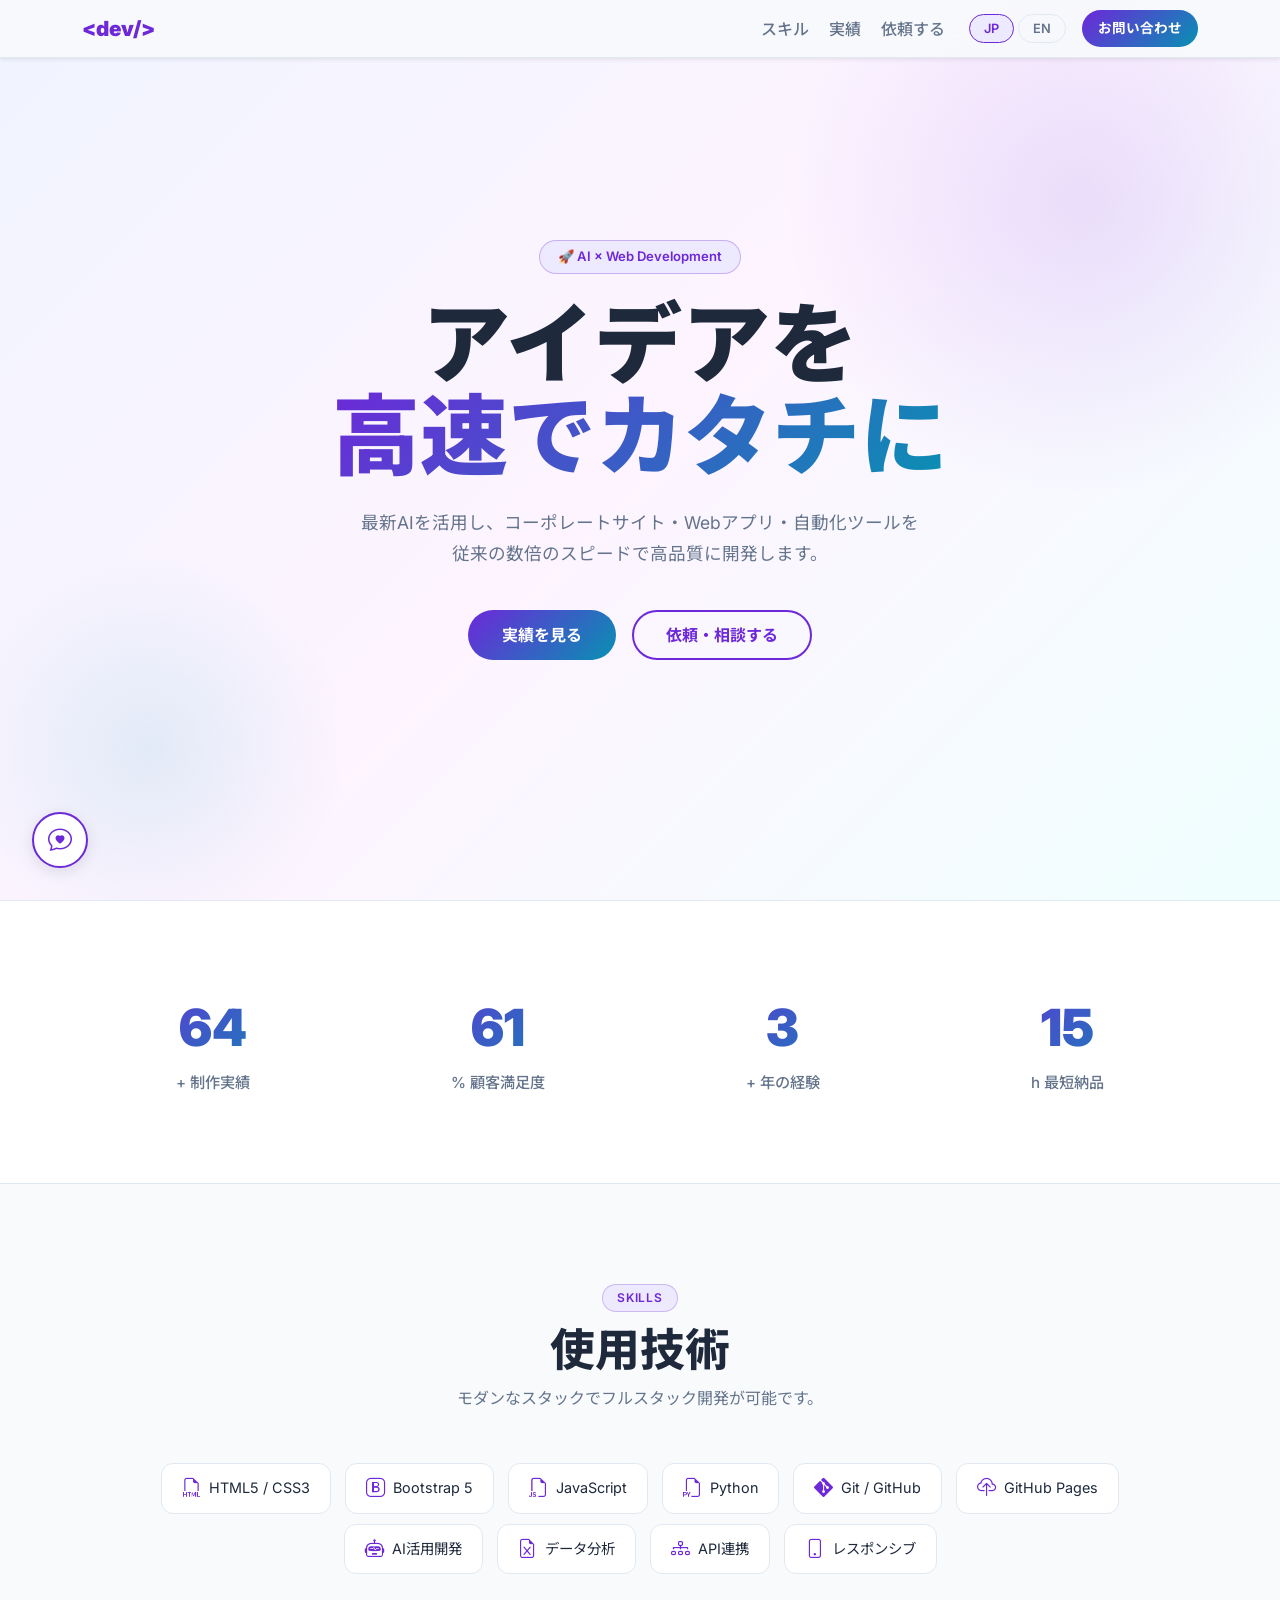
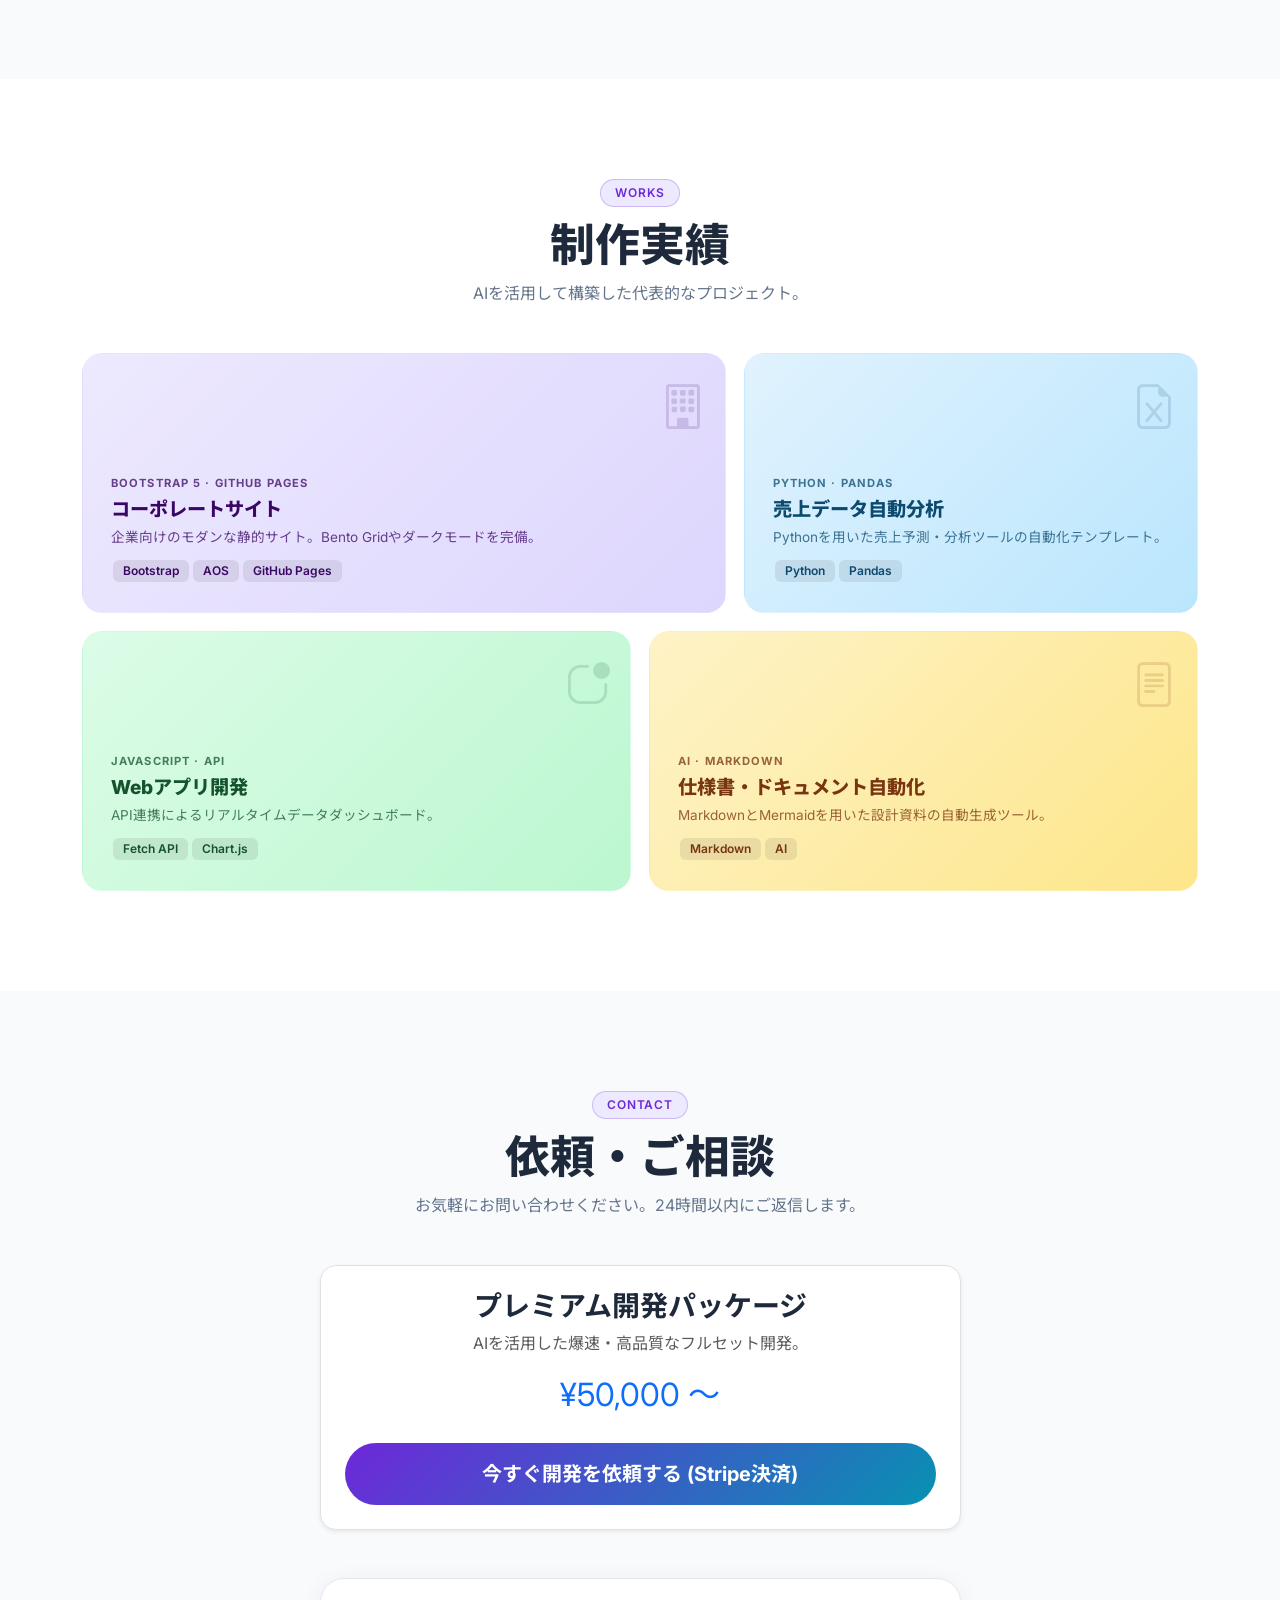
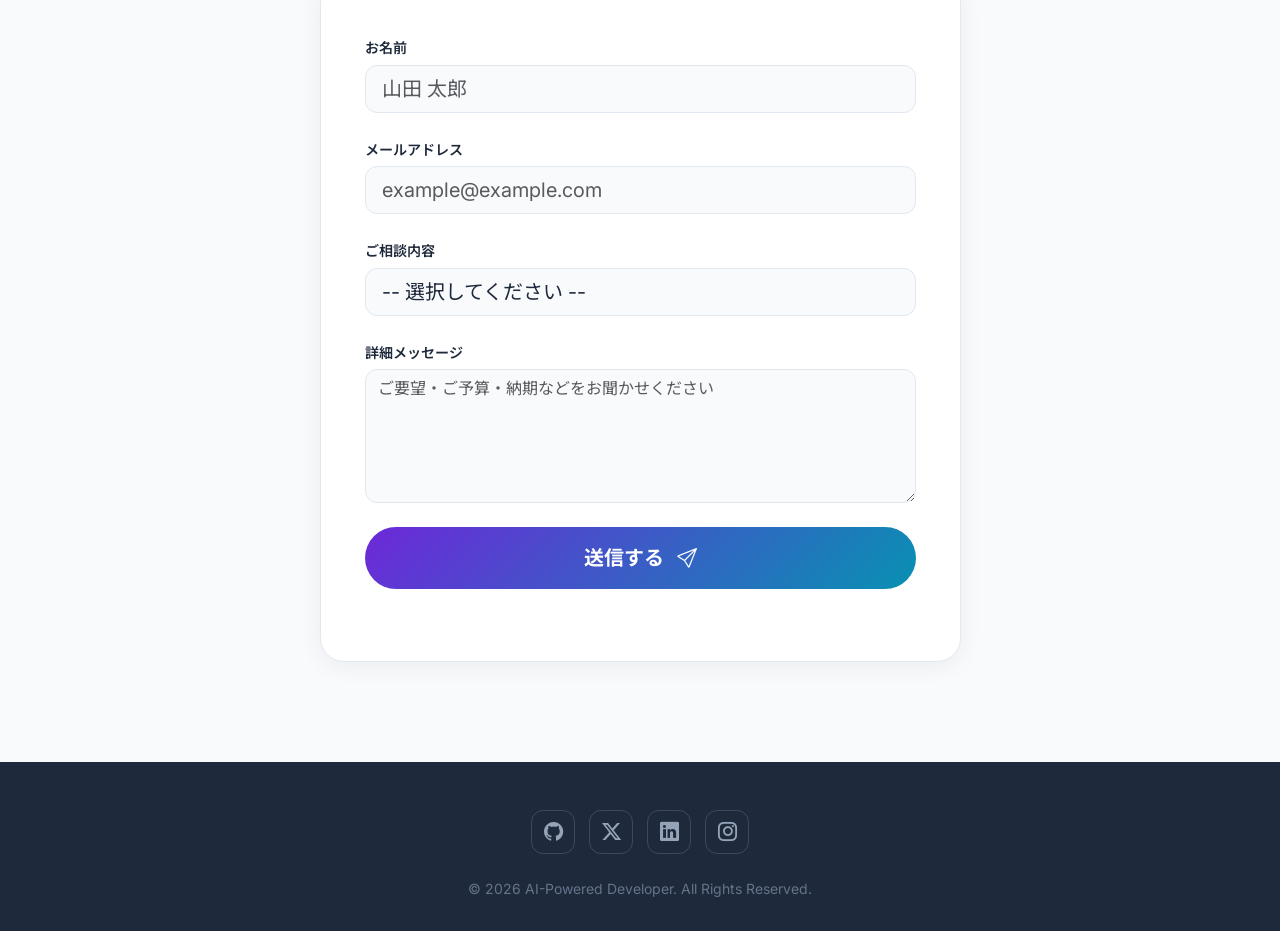
<file: index.html>
<!DOCTYPE html>
<html lang="ja" id="htmlRoot">

<head>
    <meta charset="UTF-8">
    <meta name="viewport" content="width=device-width, initial-scale=1.0">
    <title>Portfolio - AI-Powered Developer</title>
    <meta name="description" content="AI活用でモダンなWebアプリ・コーポレートサイト・自動化ツールを爆速開発するポートフォリオ。">
    <!-- Open Graph -->
    <meta property="og:type" content="website">
    <meta property="og:title" content="Portfolio - AI-Powered Developer">
    <meta property="og:description" content="AI活用でモダンなWebアプリ・コーポレートサイト・自動化ツールを爆速開発するポートフォリオ。">
    <meta property="og:url" content="https://johnpascualkumar077.github.io/portfolio/">
    <meta property="og:site_name" content="AI-Powered Developer Portfolio">
    <!-- Twitter Card -->
    <meta name="twitter:card" content="summary_large_image">
    <meta name="twitter:title" content="Portfolio - AI-Powered Developer">
    <meta name="twitter:description" content="AI活用でモダンなWebアプリ・コーポレートサイト・自動化ツールを爆速開発するポートフォリオ。">
    <!-- Canonical -->
    <link rel="canonical" href="https://johnpascualkumar077.github.io/portfolio/">
    <link rel="preconnect" href="https://fonts.googleapis.com">
    <link
        href="https://fonts.googleapis.com/css2?family=Inter:wght@300;400;600;700;900&family=Noto+Sans+JP:wght@400;700&display=swap"
        rel="stylesheet">
    <link href="https://cdn.jsdelivr.net/npm/bootstrap@5.3.0/dist/css/bootstrap.min.css" rel="stylesheet">
    <link href="https://cdn.jsdelivr.net/npm/bootstrap-icons@1.10.5/font/bootstrap-icons.css" rel="stylesheet">
    <link href="https://unpkg.com/aos@2.3.1/dist/aos.css" rel="stylesheet">
    <!-- External CSS -->
    <link rel="stylesheet" href="style.css">
</head>

<body>
    <!-- NAVBAR -->
    <nav class="navbar navbar-expand-lg fixed-top shadow-sm">
        <div class="container">
            <a class="navbar-brand" href="#">&lt;dev/&gt;</a>
            <button class="navbar-toggler" type="button" data-bs-toggle="collapse" data-bs-target="#navMenu" aria-controls="navMenu" aria-expanded="false" aria-label="メニューを開く">
                <span class="navbar-toggler-icon"></span>
            </button>
            <div class="collapse navbar-collapse" id="navMenu">
                <ul class="navbar-nav ms-auto gap-1">
                    <li class="nav-item"><a class="nav-link" href="#skills" data-i18n="nav-skills">スキル</a></li>
                    <li class="nav-item"><a class="nav-link" href="#works" data-i18n="nav-works">実績</a></li>
                    <li class="nav-item"><a class="nav-link" href="#contact" data-i18n="nav-contact">依頼する</a></li>
                </ul>
                <div class="ms-3 d-flex gap-1">
                    <button class="lang-btn active" id="btnJa" onclick="setLang('ja')">JP</button>
                    <button class="lang-btn" id="btnEn" onclick="setLang('en')">EN</button>
                </div>
                <a href="#contact" class="btn-primary-custom ms-3 py-2 px-3" style="font-size:.85rem;"
                    data-i18n="nav-cta">お問い合わせ</a>
            </div>
        </div>
    </nav>

    <!-- HERO -->
    <section id="hero" class="text-center">
        <div class="container content">
            <div class="badge-pill" data-aos="fade-down">🚀 AI × Web Development</div>
            <h1 class="hero-title" data-aos="fade-up" data-aos-delay="100">
                <span data-i18n="hero-title-1">アイデアを</span><br>
                <span class="accent-word" data-i18n="hero-title-2">高速でカタチに</span>
            </h1>
            <p class="hero-sub mx-auto" data-aos="fade-up" data-aos-delay="200" data-i18n="hero-sub">
                最新AIを活用し、コーポレートサイト・Webアプリ・自動化ツールを従来の数倍のスピードで高品質に開発します。
            </p>
            <div data-aos="fade-up" data-aos-delay="300" class="d-flex gap-3 justify-content-center flex-wrap">
                <a href="#works" class="btn-primary-custom" data-i18n="hero-btn1">実績を見る</a>
                <a href="#contact" class="btn-outline-custom" data-i18n="hero-btn2">依頼・相談する</a>
            </div>
        </div>
    </section>

    <!-- STATS -->
    <section id="stats">
        <div class="container">
            <div class="row g-4 text-center">
                <div class="col-6 col-md-3" data-aos="fade-up" data-aos-delay="0">
                    <div class="stat-card">
                        <div class="stat-number" data-target="100">0</div>
                        <div class="stat-label" data-i18n="stat1">+ 制作実績</div>
                    </div>
                </div>
                <div class="col-6 col-md-3" data-aos="fade-up" data-aos-delay="100">
                    <div class="stat-card">
                        <div class="stat-number" data-target="98">0</div>
                        <div class="stat-label" data-i18n="stat2">% 顧客満足度</div>
                    </div>
                </div>
                <div class="col-6 col-md-3" data-aos="fade-up" data-aos-delay="200">
                    <div class="stat-card">
                        <div class="stat-number" data-target="5">0</div>
                        <div class="stat-label" data-i18n="stat3">+ 年の経験</div>
                    </div>
                </div>
                <div class="col-6 col-md-3" data-aos="fade-up" data-aos-delay="300">
                    <div class="stat-card">
                        <div class="stat-number" data-target="24">0</div>
                        <div class="stat-label" data-i18n="stat4">h 最短納品</div>
                    </div>
                </div>
            </div>
        </div>
    </section>

    <!-- SKILLS -->
    <section id="skills">
        <div class="container">
            <div class="text-center mb-5" data-aos="fade-up">
                <span class="section-badge">Skills</span>
                <h2 class="section-title" data-i18n="skills-title">使用技術</h2>
                <p style="color:var(--text-muted)" data-i18n="skills-sub">モダンなスタックでフルスタック開発が可能です。</p>
            </div>
            <div class="text-center" data-aos="fade-up" data-aos-delay="100">
                <div class="skill-chip"><i class="bi bi-filetype-html"></i> HTML5 / CSS3</div>
                <div class="skill-chip"><i class="bi bi-bootstrap"></i> Bootstrap 5</div>
                <div class="skill-chip"><i class="bi bi-filetype-js"></i> JavaScript</div>
                <div class="skill-chip"><i class="bi bi-filetype-py"></i> Python</div>
                <div class="skill-chip"><i class="bi bi-git"></i> Git / GitHub</div>
                <div class="skill-chip"><i class="bi bi-cloud-upload"></i> GitHub Pages</div>
                <div class="skill-chip"><i class="bi bi-robot"></i> <span data-i18n="skill-ai">AI活用開発</span></div>
                <div class="skill-chip"><i class="bi bi-file-earmark-excel"></i> <span
                        data-i18n="skill-data">データ分析</span></div>
                <div class="skill-chip"><i class="bi bi-diagram-3"></i> <span data-i18n="skill-api">API連携</span></div>
                <div class="skill-chip"><i class="bi bi-phone"></i> <span data-i18n="skill-resp">レスポンシブ</span></div>
            </div>
        </div>
    </section>

    <!-- WORKS -->
    <section id="works">
        <div class="container">
            <div class="text-center mb-5" data-aos="fade-up">
                <span class="section-badge">Works</span>
                <h2 class="section-title" data-i18n="works-title">制作実績</h2>
                <p style="color:var(--text-muted)" data-i18n="works-sub">AIを活用して構築した代表的なプロジェクト。</p>
            </div>
            <div class="bento-grid">
                <div class="bento-card bento-lg bento-1" data-aos="fade-right" onclick="openWorkModal(1)" role="button" tabindex="0" aria-label="コーポレートサイトの詳細を見る" onkeydown="if(event.key==='Enter'||event.key===' ')openWorkModal(1)">
                    <i class="bi bi-building card-icon" aria-hidden="true"></i>
                    <div class="card-content">
                        <div class="card-tag">Bootstrap 5 · GitHub Pages</div>
                        <h3 data-i18n="work1-title">コーポレートサイト</h3>
                        <p data-i18n="work1-desc">モダンUI・ダークモード・スクロールアニメーション・Bento Gridを実装した企業向け静的サイト。</p>
                        <div class="mt-2"><span class="tech-tag">Bootstrap</span><span class="tech-tag">AOS</span><span
                                class="tech-tag">GitHub Pages</span></div>
                    </div>
                </div>
                <div class="bento-card bento-sm bento-2" data-aos="fade-left" onclick="openWorkModal(2)" role="button" tabindex="0" aria-label="売上データ自動分析の詳細を見る" onkeydown="if(event.key==='Enter'||event.key===' ')openWorkModal(2)">
                    <i class="bi bi-file-earmark-excel card-icon" aria-hidden="true"></i>
                    <div class="card-content">
                        <div class="card-tag">Python · Pandas</div>
                        <h3 data-i18n="work2-title">売上データ自動分析</h3>
                        <p data-i18n="work2-desc">Excelデータを読み込み、月別推移・季節性・予測をHTMLレポートとして出力。</p>
                        <div class="mt-2"><span class="tech-tag">Python</span><span class="tech-tag">Pandas</span></div>
                    </div>
                </div>
                <div class="bento-card bento-md bento-3" data-aos="fade-right" data-aos-delay="100"
                    onclick="openWorkModal(3)" role="button" tabindex="0" aria-label="Webアプリ開発の詳細を見る" onkeydown="if(event.key==='Enter'||event.key===' ')openWorkModal(3)">
                    <i class="bi bi-app-indicator card-icon" aria-hidden="true"></i>
                    <div class="card-content">
                        <div class="card-tag">JavaScript · API</div>
                        <h3 data-i18n="work3-title">Webアプリ開発</h3>
                        <p data-i18n="work3-desc">外部API連携でリアルタイムデータを表示する動的Webアプリを高速構築。</p>
                        <div class="mt-2"><span class="tech-tag">Fetch API</span><span class="tech-tag">Chart.js</span>
                        </div>
                    </div>
                </div>
                <div class="bento-card bento-md bento-4" data-aos="fade-left" data-aos-delay="100"
                    onclick="openWorkModal(4)" role="button" tabindex="0" aria-label="仕様書・ドキュメント自動化の詳細を見る" onkeydown="if(event.key==='Enter'||event.key===' ')openWorkModal(4)">
                    <i class="bi bi-file-text card-icon" aria-hidden="true"></i>
                    <div class="card-content">
                        <div class="card-tag">AI · Markdown</div>
                        <h3 data-i18n="work4-title">仕様書・ドキュメント自動化</h3>
                        <p data-i18n="work4-desc">AIを活用してシステム構成図・API仕様書・ユーザーフロー図を一括生成。</p>
                        <div class="mt-2"><span class="tech-tag">Markdown</span><span class="tech-tag">AI</span></div>
                    </div>
                </div>
            </div>
        </div>
    </section>

    <!-- CONTACT -->
    <section id="contact">
        <div class="container">
            <div class="text-center mb-5" data-aos="fade-up">
                <span class="section-badge">Contact</span>
                <h2 class="section-title" data-i18n="contact-title">依頼・ご相談</h2>
                <p style="color:var(--text-muted)" data-i18n="contact-sub">お気軽にお問い合わせください。24時間以内にご返信します。</p>
            </div>
            <div class="row justify-content-center">
                <div class="col-lg-7" data-aos="fade-up" data-aos-delay="100">
                    <!-- Stripe Buy Section -->
                    <div class="text-center mb-5 p-4 border rounded-4 bg-white shadow-sm">
                        <h3 data-i18n="premium-title" class="fw-bold mb-2">プレミアム開発パッケージ</h3>
                        <p data-i18n="premium-desc" class="text-muted mb-3">AIを活用した爆速・高品質なフルセット開発。</p>
                        <div data-i18n="premium-price" class="fs-2 fw-900 text-primary mb-4">¥50,000 〜</div>
                        <a href="https://buy.stripe.com/4gMcN7cwc8g4cN36Dk0VO01" target="_blank"
                            class="btn-primary-custom w-100 py-3 fs-5" data-i18n="cta-buy">
                            今すぐ開発を依頼する (Stripe決済)
                        </a>
                    </div>

                    <div class="contact-card">
                        <form action="https://api.web3forms.com/submit" method="POST" class="needs-validation"
                            novalidate>
                            <input type="hidden" name="access_key" value="527bce25-0b81-49e0-8a0f-f20adb4e722a">
                            <input type="hidden" name="subject" value="Portfolio Contact from Web">
                            <input type="hidden" name="from_name" value="Portfolio AI Agent">

                            <div class="mb-4">
                                <label class="form-label" data-i18n="form-name">お名前</label>
                                <input type="text" name="name" class="form-control form-control-lg" id="formName"
                                    placeholder="山田 太郎" required>
                                <div class="invalid-feedback" data-i18n="form-name-err">お名前を入力してください。</div>
                            </div>
                            <div class="mb-4">
                                <label class="form-label" data-i18n="form-email">メールアドレス</label>
                                <input type="email" name="email" class="form-control form-control-lg"
                                    placeholder="example@example.com" required>
                                <div class="invalid-feedback" data-i18n="form-email-err">正しいメールを入力してください。</div>
                            </div>
                            <div class="mb-4">
                                <label class="form-label" data-i18n="form-type">ご相談内容</label>
                                <select name="project_type" class="form-select form-select-lg">
                                    <option value="" data-i18n="form-type-ph">-- 選択してください --</option>
                                    <option data-i18n="form-opt1">コーポレートサイト制作</option>
                                    <option data-i18n="form-opt2">Webアプリ開発</option>
                                    <option data-i18n="form-opt3">データ分析・自動化</option>
                                    <option data-i18n="form-opt4">その他</option>
                                </select>
                            </div>
                            <div class="mb-4">
                                <label class="form-label" data-i18n="form-msg">詳細メッセージ</label>
                                <textarea name="message" class="form-control" rows="5" id="formMsg"
                                    placeholder="ご要望・ご予算・納期などをお聞かせください" required></textarea>
                                <div class="invalid-feedback" data-i18n="form-msg-err">メッセージを入力してください。</div>
                            </div>
                            <button type="submit" id="formSubmitBtn" class="btn-primary-custom w-100 py-3 fs-5 d-block text-center">
                                <span data-i18n="form-submit">送信する</span> <i class="bi bi-send ms-2" aria-hidden="true"></i>
                            </button>
                            <div id="formResult" class="mt-3" role="alert" aria-live="polite"></div>
                        </form>
                    </div>
                </div>
            </div>
        </div>
    </section>

    <!-- FOOTER -->
    <footer>
        <div class="container text-center">
            <div class="footer-sns mb-4">
                <a href="https://github.com/johnpascualkumar077" target="_blank"><i class="bi bi-github"></i></a>
                <a href="#"><i class="bi bi-twitter-x"></i></a>
                <a href="#"><i class="bi bi-linkedin"></i></a>
                <a href="#"><i class="bi bi-instagram"></i></a>
            </div>
            <p class="small mb-0" style="color:#64748b">&copy; 2026 AI-Powered Developer. All Rights Reserved.</p>
        </div>
    </footer>

    <!-- WORK DETAIL MODAL -->
    <div class="modal fade" id="workModal" tabindex="-1">
        <div class="modal-dialog modal-lg modal-dialog-centered">
            <div class="modal-content">
                <div class="modal-header">
                    <h5 class="modal-title" id="modalTitle">Project Title</h5>
                    <button type="button" class="btn-close" data-bs-dismiss="modal"></button>
                </div>
                <div class="modal-body">
                    <div class="row">
                        <div class="col-md-7">
                            <span class="detail-label" data-i18n="det-problem">解決した課題</span>
                            <div class="detail-text" id="modalProb">Problem content...</div>
                        </div>
                        <div class="col-md-5">
                            <span class="detail-label" data-i18n="det-tech">使用技術</span>
                            <div class="tech-list" id="modalTech"></div>
                            <span class="detail-label" data-i18n="det-period">制作期間</span>
                            <div class="detail-text" id="modalDur">Duration...</div>
                        </div>
                    </div>
                    <button type="button" class="btn-primary-custom w-100 py-3" data-bs-dismiss="modal"
                        data-i18n="det-close">閉じる</button>
                </div>
            </div>
        </div>
    </div>

    <!-- AI WIDGET -->
    <div id="aiWidget">
        <div class="ai-header"><i class="bi bi-robot"></i> <span data-i18n="ai-title">AI Assistant</span></div>
        <div class="ai-body">
            <div id="aiContent"></div>
            <div class="ai-tag">AI-Powered Dev</div>
        </div>
        <div class="p-3 bg-light border-top">
            <a href="#contact" class="btn-primary-custom w-100 py-2 fs-6 text-center" style="padding:10px !important;"
                data-i18n="ai-btn">Contact AI</a>
        </div>
    </div>
    <div id="aiToggle" role="button" tabindex="0" aria-label="AIアシスタントを開く" aria-expanded="false"><i class="bi bi-chat-heart" aria-hidden="true"></i></div>

    <!-- UI COMPONENTS -->
    <button id="backToTop" title="Top" aria-label="ページトップへ戻る"><i class="bi bi-chevron-up" aria-hidden="true"></i></button>

    <script src="https://cdn.jsdelivr.net/npm/bootstrap@5.3.0/dist/js/bootstrap.bundle.min.js" defer></script>
    <script src="https://unpkg.com/aos@2.3.1/dist/aos.js" defer></script>
    <!-- External JS -->
    <script src="script.js" defer></script>
</body>

</html>
</file>
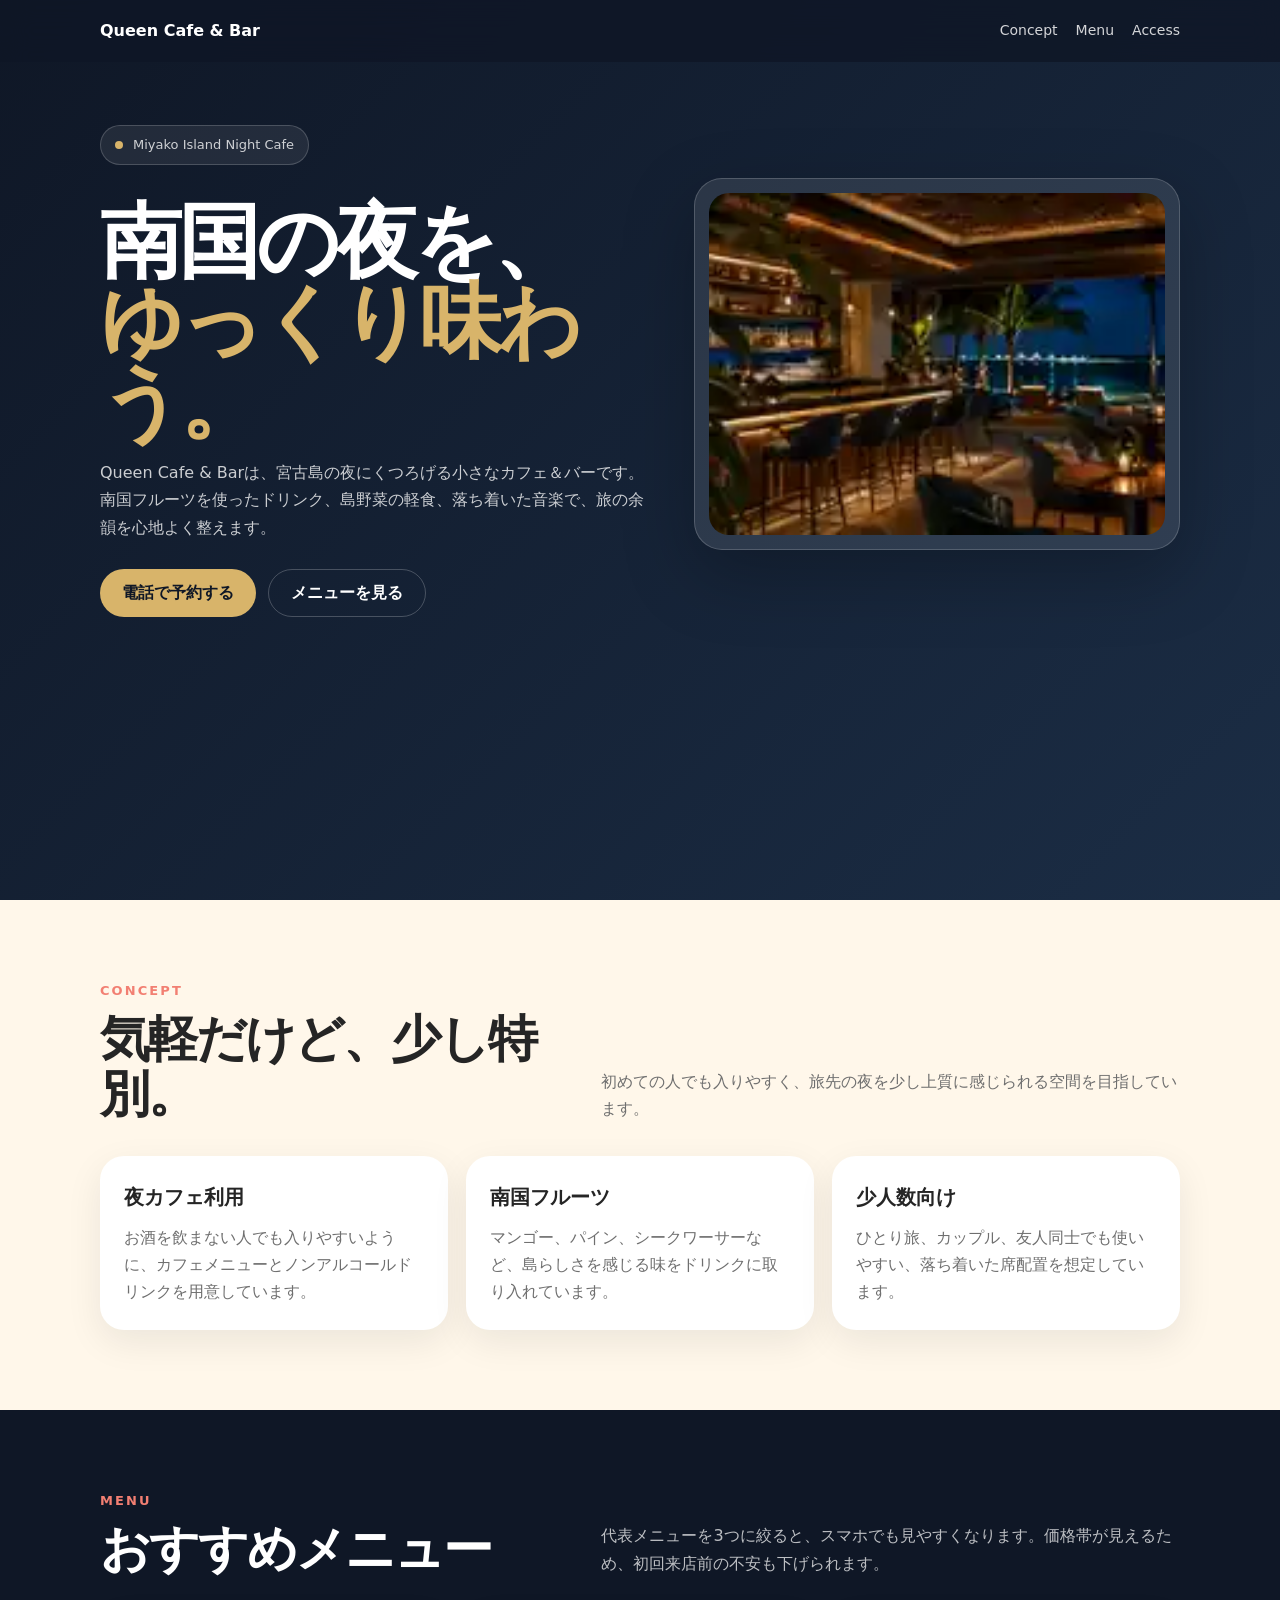
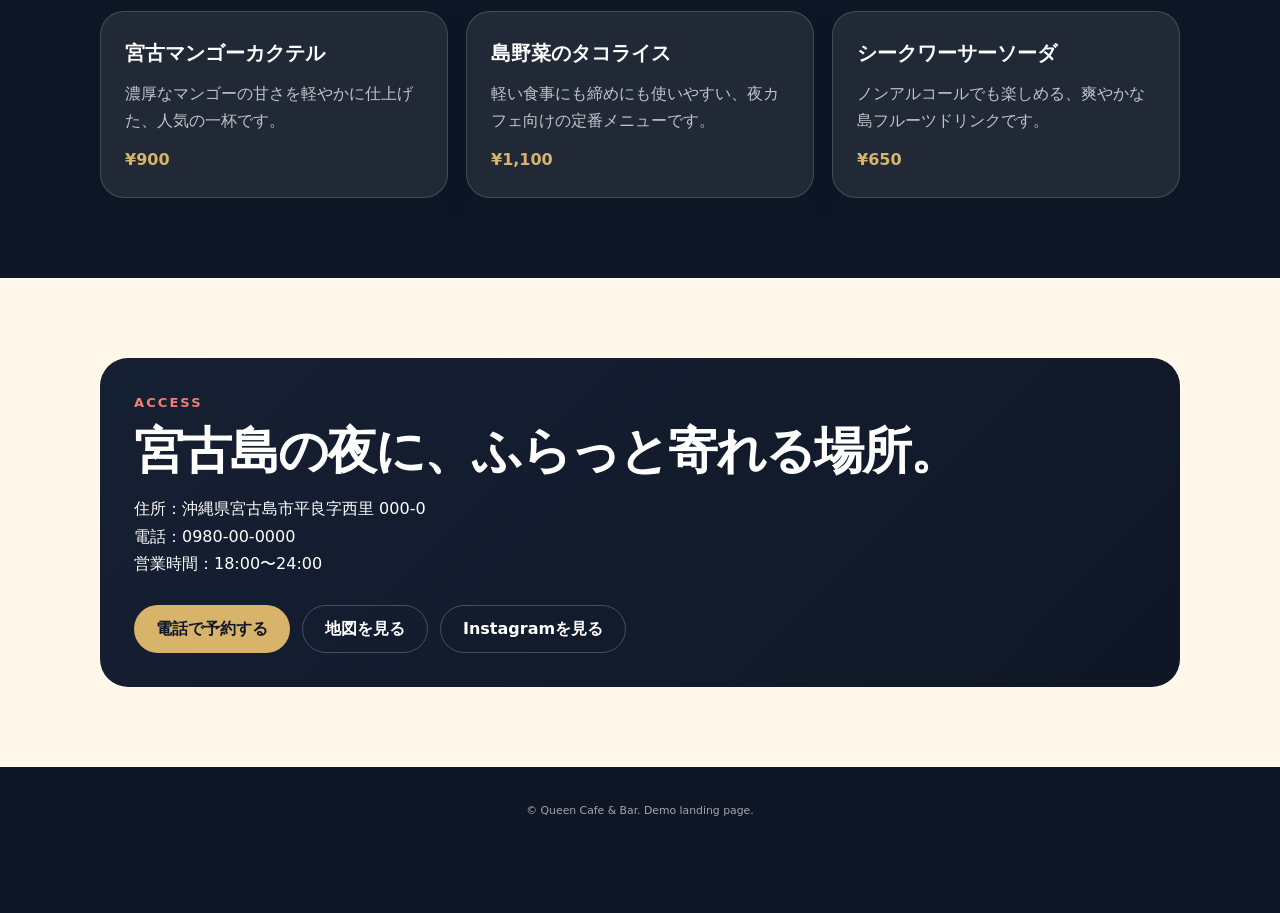
<file: demos/queen-cafe-lp/index.html>
<!doctype html><html lang="ja"><head><meta charset="utf-8"><meta name="viewport" content="width=device-width,initial-scale=1"><title>Queen Cafe & Bar｜宮古島の夜カフェ</title><meta name="description" content="宮古島の夜にゆっくり過ごせるカフェ＆バーのデモLPです。"><style>:root{--d:#0f1726;--c:#fff7ea;--g:#d8b46a;--r:#f27f72;--m:#6f6f6f}*{box-sizing:border-box}body{margin:0;font-family:system-ui,-apple-system,"Segoe UI",sans-serif;color:#252525;background:var(--c);line-height:1.7}a{color:inherit;text-decoration:none}.wrap{width:min(1080px,calc(100% - 32px));margin:auto}header{position:fixed;top:0;left:0;z-index:10;width:100%;background:rgba(15,23,38,.82);backdrop-filter:blur(14px)}header .wrap{height:62px;display:flex;align-items:center;justify-content:space-between;color:white}.logo{font-weight:900}nav{display:flex;gap:18px;font-size:14px;color:rgba(255,255,255,.82)}.hero{min-height:100svh;padding:112px 0 64px;color:white;background:linear-gradient(135deg,#0f1726,#1b2d45)}.hero-grid{display:grid;grid-template-columns:1fr .88fr;gap:42px;align-items:center}.eyebrow{display:inline-flex;gap:10px;align-items:center;padding:8px 14px;border:1px solid rgba(255,255,255,.18);border-radius:999px;background:rgba(255,255,255,.08);font-size:13px}.eyebrow:before{content:"";width:8px;height:8px;border-radius:50%;background:var(--g)}h1{margin:24px 0 16px;font-size:clamp(42px,8vw,82px);line-height:.98;letter-spacing:-.05em}h1 span{color:var(--g)}.hero p{max-width:560px;color:rgba(255,255,255,.78)}.photo{padding:14px;border:1px solid rgba(255,255,255,.18);border-radius:28px;background:rgba(255,255,255,.1);box-shadow:0 24px 70px rgba(0,0,0,.25)}.photo img{display:block;width:100%;border-radius:20px}.btns{display:flex;flex-wrap:wrap;gap:12px;margin-top:28px}.btn{min-height:48px;padding:0 22px;border-radius:999px;display:inline-flex;align-items:center;justify-content:center;font-weight:900}.primary{color:var(--d);background:var(--g)}.secondary{color:white;border:1px solid rgba(255,255,255,.22)}section{padding:80px 0}.dark{color:white;background:var(--d)}.head{display:grid;grid-template-columns:.9fr 1.1fr;gap:28px;align-items:end;margin-bottom:34px}.label{margin:0 0 10px;color:var(--r);font-size:13px;font-weight:900;letter-spacing:.16em;text-transform:uppercase}h2{margin:0;font-size:clamp(30px,5vw,50px);line-height:1.1;letter-spacing:-.04em}.lead{margin:0;color:var(--m)}.dark .lead{color:rgba(255,255,255,.72)}.cards{display:grid;grid-template-columns:repeat(3,1fr);gap:18px}.card{padding:24px;border-radius:24px;background:white;box-shadow:0 12px 36px rgba(15,23,38,.08)}.dark .card{border:1px solid rgba(255,255,255,.16);background:rgba(255,255,255,.08)}.card h3{margin:0 0 10px;font-size:20px}.card p{margin:0;color:var(--m)}.dark .card p{color:rgba(255,255,255,.72)}.price{display:block;margin-top:12px;color:var(--g);font-weight:900}.access{padding:34px;border-radius:28px;color:white;background:linear-gradient(135deg,#162033,#0f1726)}footer{padding:32px 0 92px;color:rgba(255,255,255,.62);background:var(--d);text-align:center;font-size:13px}.mobile{position:fixed;left:0;right:0;bottom:0;z-index:20;display:none;gap:8px;padding:10px 12px;background:rgba(15,23,38,.92)}.mobile a{flex:1;min-height:46px;border-radius:999px;display:flex;align-items:center;justify-content:center;font-weight:900}.mobile a:first-child{color:var(--d);background:var(--g)}.mobile a:last-child{color:white;border:1px solid rgba(255,255,255,.18)}@media(max-width:860px){nav{display:none}.hero-grid,.head,.cards{grid-template-columns:1fr}.hero{padding-top:96px}.btn{width:100%}.mobile{display:flex}}</style></head><body><header><div class="wrap"><a class="logo" href="#top">Queen Cafe & Bar</a><nav><a href="#concept">Concept</a><a href="#menu">Menu</a><a href="#access">Access</a></nav></div></header><main id="top"><section class="hero"><div class="wrap hero-grid"><div><p class="eyebrow">Miyako Island Night Cafe</p><h1>南国の夜を、<br><span>ゆっくり味わう。</span></h1><p>Queen Cafe & Barは、宮古島の夜にくつろげる小さなカフェ＆バーです。南国フルーツを使ったドリンク、島野菜の軽食、落ち着いた音楽で、旅の余韻を心地よく整えます。</p><div class="btns"><a class="btn primary" href="tel:0980000000">電話で予約する</a><a class="btn secondary" href="#menu">メニューを見る</a></div></div><div class="photo"><img src="[data-uri]" alt="海辺のトロピカルバーの夜景"></div></div></section><section id="concept"><div class="wrap"><div class="head"><div><p class="label">Concept</p><h2>気軽だけど、少し特別。</h2></div><p class="lead">初めての人でも入りやすく、旅先の夜を少し上質に感じられる空間を目指しています。</p></div><div class="cards"><article class="card"><h3>夜カフェ利用</h3><p>お酒を飲まない人でも入りやすいように、カフェメニューとノンアルコールドリンクを用意しています。</p></article><article class="card"><h3>南国フルーツ</h3><p>マンゴー、パイン、シークワーサーなど、島らしさを感じる味をドリンクに取り入れています。</p></article><article class="card"><h3>少人数向け</h3><p>ひとり旅、カップル、友人同士でも使いやすい、落ち着いた席配置を想定しています。</p></article></div></div></section><section id="menu" class="dark"><div class="wrap"><div class="head"><div><p class="label">Menu</p><h2>おすすめメニュー</h2></div><p class="lead">代表メニューを3つに絞ると、スマホでも見やすくなります。価格帯が見えるため、初回来店前の不安も下げられます。</p></div><div class="cards"><article class="card"><h3>宮古マンゴーカクテル</h3><p>濃厚なマンゴーの甘さを軽やかに仕上げた、人気の一杯です。</p><span class="price">¥900</span></article><article class="card"><h3>島野菜のタコライス</h3><p>軽い食事にも締めにも使いやすい、夜カフェ向けの定番メニューです。</p><span class="price">¥1,100</span></article><article class="card"><h3>シークワーサーソーダ</h3><p>ノンアルコールでも楽しめる、爽やかな島フルーツドリンクです。</p><span class="price">¥650</span></article></div></div></section><section id="access"><div class="wrap"><div class="access"><p class="label">Access</p><h2>宮古島の夜に、ふらっと寄れる場所。</h2><p>住所：沖縄県宮古島市平良字西里 000-0<br>電話：0980-00-0000<br>営業時間：18:00〜24:00</p><div class="btns"><a class="btn primary" href="tel:0980000000">電話で予約する</a><a class="btn secondary" href="https://www.google.com/maps" target="_blank" rel="noopener">地図を見る</a><a class="btn secondary" href="https://www.instagram.com/" target="_blank" rel="noopener">Instagramを見る</a></div></div></div></section></main><div class="mobile"><a href="tel:0980000000">電話する</a><a href="#access">アクセス</a></div><footer><div class="wrap"><small>© Queen Cafe & Bar. Demo landing page.</small></div></footer></body></html>
</file>
<file: style.css>
:root {
    --accent: #6d28d9;
    --accent-2: #0891b2;
    --accent-light: #ede9fe;
    --bg: #f8fafc;
    --bg-card: #ffffff;
    --text: #1e293b;
    --text-muted: #64748b;
    --border: #e2e8f0;
}

* { box-sizing: border-box; }
html { scroll-behavior: smooth; }
body {
    background: var(--bg);
    color: var(--text);
    font-family: 'Inter', 'Noto Sans JP', sans-serif;
    overflow-x: hidden;
}

/* NAVBAR */
.navbar {
    background: rgba(248,250,252,0.9);
    backdrop-filter: blur(16px);
    border-bottom: 1px solid var(--border);
}
.navbar-brand { color: var(--accent) !important; font-weight: 900; font-size: 1.3rem; }
.nav-link { color: var(--text-muted) !important; font-weight: 500; transition: color .2s; }
.nav-link:hover { color: var(--accent) !important; }
.lang-btn {
    background: transparent; border: 1.5px solid var(--border); color: var(--text-muted);
    border-radius: 999px; padding: 4px 14px; font-size: .8rem; cursor: pointer;
    transition: all .2s; font-weight: 600;
}
.lang-btn:hover, .lang-btn.active {
    border-color: var(--accent); color: var(--accent);
    background: var(--accent-light);
}

/* HERO */
#hero {
    min-height: 100vh;
    display: flex;
    align-items: center;
    background: linear-gradient(135deg, #f0f4ff 0%, #fdf4ff 50%, #f0fffe 100%);
    position: relative;
    overflow: hidden;
}
#hero::before {
    content: '';
    position: absolute;
    width: 600px; height: 600px;
    background: radial-gradient(circle, rgba(109,40,217,0.12) 0%, transparent 70%);
    top: -100px; right: -100px;
    border-radius: 50%;
}
#hero::after {
    content: '';
    position: absolute;
    width: 400px; height: 400px;
    background: radial-gradient(circle, rgba(8,145,178,0.1) 0%, transparent 70%);
    bottom: -50px; left: -50px;
    border-radius: 50%;
}
#hero .content { position: relative; z-index: 1; }
.badge-pill {
    background: var(--accent-light); border: 1px solid rgba(109,40,217,0.3);
    color: var(--accent); border-radius: 999px; padding: 6px 18px; font-size: .82rem;
    display: inline-block; margin-bottom: 1.5rem; font-weight: 600;
}
.hero-title {
    font-size: clamp(2.8rem, 7vw, 5.5rem);
    font-weight: 900;
    line-height: 1.05;
    color: var(--text);
}
.hero-title .accent-word {
    background: linear-gradient(135deg, var(--accent), var(--accent-2));
    -webkit-background-clip: text;
    -webkit-text-fill-color: transparent;
    background-clip: text;
}
.hero-sub { font-size: 1.1rem; color: var(--text-muted); max-width: 560px; margin: 1.5rem auto 2.5rem; line-height: 1.8; }
.btn-primary-custom {
    background: linear-gradient(135deg, var(--accent), var(--accent-2));
    color: #fff; border: none; border-radius: 999px; padding: 13px 34px; font-weight: 700;
    font-size: 1rem; transition: transform .2s, box-shadow .2s; text-decoration: none; display: inline-block;
}
.btn-primary-custom:hover { transform: translateY(-3px); box-shadow: 0 8px 30px rgba(109,40,217,0.35); color: #fff; }
.btn-outline-custom {
    background: transparent; color: var(--accent); border: 2px solid var(--accent);
    border-radius: 999px; padding: 11px 32px; font-weight: 700; font-size: 1rem;
    transition: all .2s; text-decoration: none; display: inline-block;
}
.btn-outline-custom:hover { background: var(--accent); color: #fff; transform: translateY(-3px); }

/* STATS */
#stats { background: #fff; padding: 64px 0; border-top: 1px solid var(--border); border-bottom: 1px solid var(--border); }
.stat-card { text-align: center; padding: 24px; }
.stat-number {
    font-size: 3.2rem; font-weight: 900;
    background: linear-gradient(135deg, var(--accent), var(--accent-2));
    -webkit-background-clip: text; -webkit-text-fill-color: transparent; background-clip: text;
}
.stat-label { color: var(--text-muted); font-size: .95rem; margin-top: .4rem; font-weight: 500; }

/* SKILLS */
#skills { background: var(--bg); }
.section-badge {
    display: inline-block; background: var(--accent-light); border: 1px solid rgba(109,40,217,0.25);
    color: var(--accent); border-radius: 999px; padding: 4px 14px; font-size: .75rem;
    letter-spacing: .08em; text-transform: uppercase; margin-bottom: .75rem; font-weight: 600;
}
.section-title { font-size: clamp(1.8rem, 4vw, 2.8rem); font-weight: 800; color: var(--text); }
.skill-chip {
    display: inline-flex; align-items: center; gap: 8px;
    background: #fff; border: 1.5px solid var(--border); border-radius: 12px;
    padding: 10px 20px; margin: 5px; font-size: .9rem; color: var(--text);
    transition: border-color .2s, transform .2s, box-shadow .2s;
}
.skill-chip:hover { border-color: var(--accent); transform: translateY(-3px); box-shadow: 0 4px 16px rgba(109,40,217,0.12); }
.skill-chip i { font-size: 1.2rem; color: var(--accent); }

/* WORKS */
#works { background: #fff; }
.bento-grid { display: grid; grid-template-columns: repeat(12, 1fr); grid-auto-rows: 260px; gap: 18px; }
.bento-card {
    border-radius: 20px; padding: 28px; position: relative; overflow: hidden;
    display: flex; flex-direction: column; justify-content: flex-end;
    transition: transform .3s, box-shadow .3s;
    border: 1px solid transparent;
    cursor: pointer;
}
.bento-card:hover { transform: translateY(-6px); box-shadow: 0 20px 50px rgba(0,0,0,0.12); }
.bento-card .card-content { position: relative; z-index: 2; }
.bento-card .card-tag { font-size: .7rem; font-weight: 700; letter-spacing: .1em; text-transform: uppercase; margin-bottom: .4rem; opacity: .75; }
.bento-card h3 { font-size: 1.2rem; font-weight: 800; margin: 0 0 .4rem; }
.bento-card p { font-size: .85rem; margin: 0; opacity: .75; line-height: 1.6; }
.bento-card .card-link { display: inline-flex; align-items: center; gap: 6px; font-size: .85rem; margin-top: .75rem; text-decoration: none; font-weight: 600; }
.bento-card .card-link:hover { gap: 10px; }
.bento-card .card-icon { position: absolute; top: 20px; right: 20px; font-size: 2.8rem; opacity: .15; }
.bento-lg { grid-column: span 7; }
.bento-sm { grid-column: span 5; }
.bento-md { grid-column: span 6; }
/* Colorful light cards */
.bento-1 { background: linear-gradient(135deg, #ede9fe 0%, #ddd6fe 100%); color: #3b0764; }
.bento-1 .card-link { color: #6d28d9; }
.bento-2 { background: linear-gradient(135deg, #e0f2fe 0%, #bae6fd 100%); color: #0c4a6e; }
.bento-3 { background: linear-gradient(135deg, #dcfce7 0%, #bbf7d0 100%); color: #14532d; }
.bento-4 { background: linear-gradient(135deg, #fef3c7 0%, #fde68a 100%); color: #78350f; }
.tech-tag {
    display: inline-block; background: rgba(0,0,0,0.08); border-radius: 6px;
    padding: 2px 10px; font-size: .75rem; margin: 2px; font-weight: 600;
}

/* CONTACT */
#contact { background: var(--bg); }
.contact-card {
    background: #fff; border: 1px solid var(--border); border-radius: 24px; padding: 56px 44px;
    box-shadow: 0 4px 24px rgba(0,0,0,0.06);
}
.form-control, .form-select {
    background: var(--bg); border: 1.5px solid var(--border); color: var(--text); border-radius: 12px;
}
.form-control:focus {
    background: #fff; border-color: var(--accent); color: var(--text);
    box-shadow: 0 0 0 3px rgba(109,40,217,0.12);
}
.form-label { color: var(--text); font-weight: 600; font-size: .88rem; margin-bottom: .4rem; }

/* FOOTER */
footer { background: var(--text); color: #cbd5e1; padding: 48px 0 32px; }
.footer-sns a {
    display: inline-flex; align-items: center; justify-content: center;
    width: 44px; height: 44px; border: 1px solid rgba(255,255,255,0.15); border-radius: 12px;
    color: #94a3b8; font-size: 1.2rem; text-decoration: none;
    transition: all .2s; margin: 0 5px;
}
.footer-sns a:hover { border-color: #a78bfa; color: #a78bfa; transform: translateY(-3px); }

/* BACK TO TOP */
#backToTop {
    position: fixed; bottom: 32px; right: 32px; width: 48px; height: 48px;
    background: linear-gradient(135deg, var(--accent), var(--accent-2));
    border: none; border-radius: 14px; color: #fff; font-size: 1.2rem;
    display: none; align-items: center; justify-content: center;
    cursor: pointer; z-index: 9999; box-shadow: 0 4px 20px rgba(109,40,217,0.4); transition: transform .2s;
}
#backToTop:hover { transform: translateY(-4px); }
#backToTop.show { display: flex; }

section { padding: 100px 0; }

/* ──── NEW: MODAL STYLES ──── */
.modal-content { border-radius: 24px; border: none; overflow: hidden; box-shadow: 0 25px 50px rgba(0,0,0,0.2); }
.modal-header { border-bottom: none; padding: 32px 32px 0; }
.modal-body { padding: 24px 32px 32px; }
.modal-title { font-weight: 800; font-size: 1.8rem; }
.detail-label { font-size: .75rem; text-transform: uppercase; letter-spacing: .1em; color: var(--text-muted); font-weight: 700; margin-bottom: .5rem; display: block; }
.detail-text { color: var(--text); font-size: 1rem; margin-bottom: 1.5rem; line-height: 1.7; }
.tech-list { display: flex; flex-wrap: wrap; gap: 8px; margin-bottom: 1.5rem; }

/* ──── NEW: AI CHAT WIDGET ──── */
#aiWidget {
    position: fixed; bottom: 90px; right: 32px; width: 320px; background: #fff;
    border: 1px solid var(--border); border-radius: 20px; box-shadow: 0 10px 30px rgba(0,0,0,0.1);
    z-index: 999; display: flex; flex-direction: column; overflow: hidden;
    transform: translateY(20px); opacity: 0; transition: all .4s cubic-bezier(0.2, 0.9, 0.2, 1);
    pointer-events: none;
}
#aiWidget.show { transform: translateY(0); opacity: 1; pointer-events: auto; }

.ai-header { background: var(--accent); color: #fff; padding: 12px 16px; font-weight: 700; font-size: .85rem; display: flex; align-items: center; gap: 8px; }
.ai-header i { font-size: 1.1rem; }
.ai-body { padding: 16px; min-height: 100px; font-size: .85rem; line-height: 1.6; }
.ai-typing { font-weight: 500; color: var(--text); }
.ai-tag { font-size: .7rem; background: var(--accent-light); color: var(--accent); padding: 2px 8px; border-radius: 4px; margin-top: 8px; display: inline-block; font-weight: 700; }

#aiToggle {
    position: fixed; bottom: 32px; left: 32px; width: 56px; height: 56px;
    background: var(--bg-card); border: 2px solid var(--accent); border-radius: 50%;
    color: var(--accent); display: flex; align-items: center; justify-content: center;
    font-size: 1.5rem; cursor: pointer; z-index: 1000; box-shadow: 0 4px 15px rgba(0,0,0,0.1);
    transition: all .2s;
}
#aiToggle:hover { transform: scale(1.1); background: var(--accent); color: #fff; }

/* ── RESPONSIVE ── */
@media (max-width: 992px) {
    .bento-grid { grid-auto-rows: auto; }
    .bento-lg { grid-column: span 12; min-height: 220px; }
    .bento-sm { grid-column: span 12; min-height: 200px; }
    .bento-md { grid-column: span 6; min-height: 200px; }
}

@media (max-width: 768px) {
    section { padding: 64px 0; }
    .bento-md { grid-column: span 12; }
    .contact-card { padding: 32px 20px; }
    .modal-body .row { flex-direction: column; }
    .modal-body .row > div { width: 100%; max-width: 100%; }
}

@media (max-width: 576px) {
    #aiWidget { width: calc(100vw - 64px); }
    #backToTop { bottom: 20px; right: 20px; }
    #aiToggle { bottom: 20px; left: 20px; }
    .hero-sub { font-size: 1rem; }
    .bento-card { padding: 20px; }
    section { padding: 48px 0; }
}
</file>
